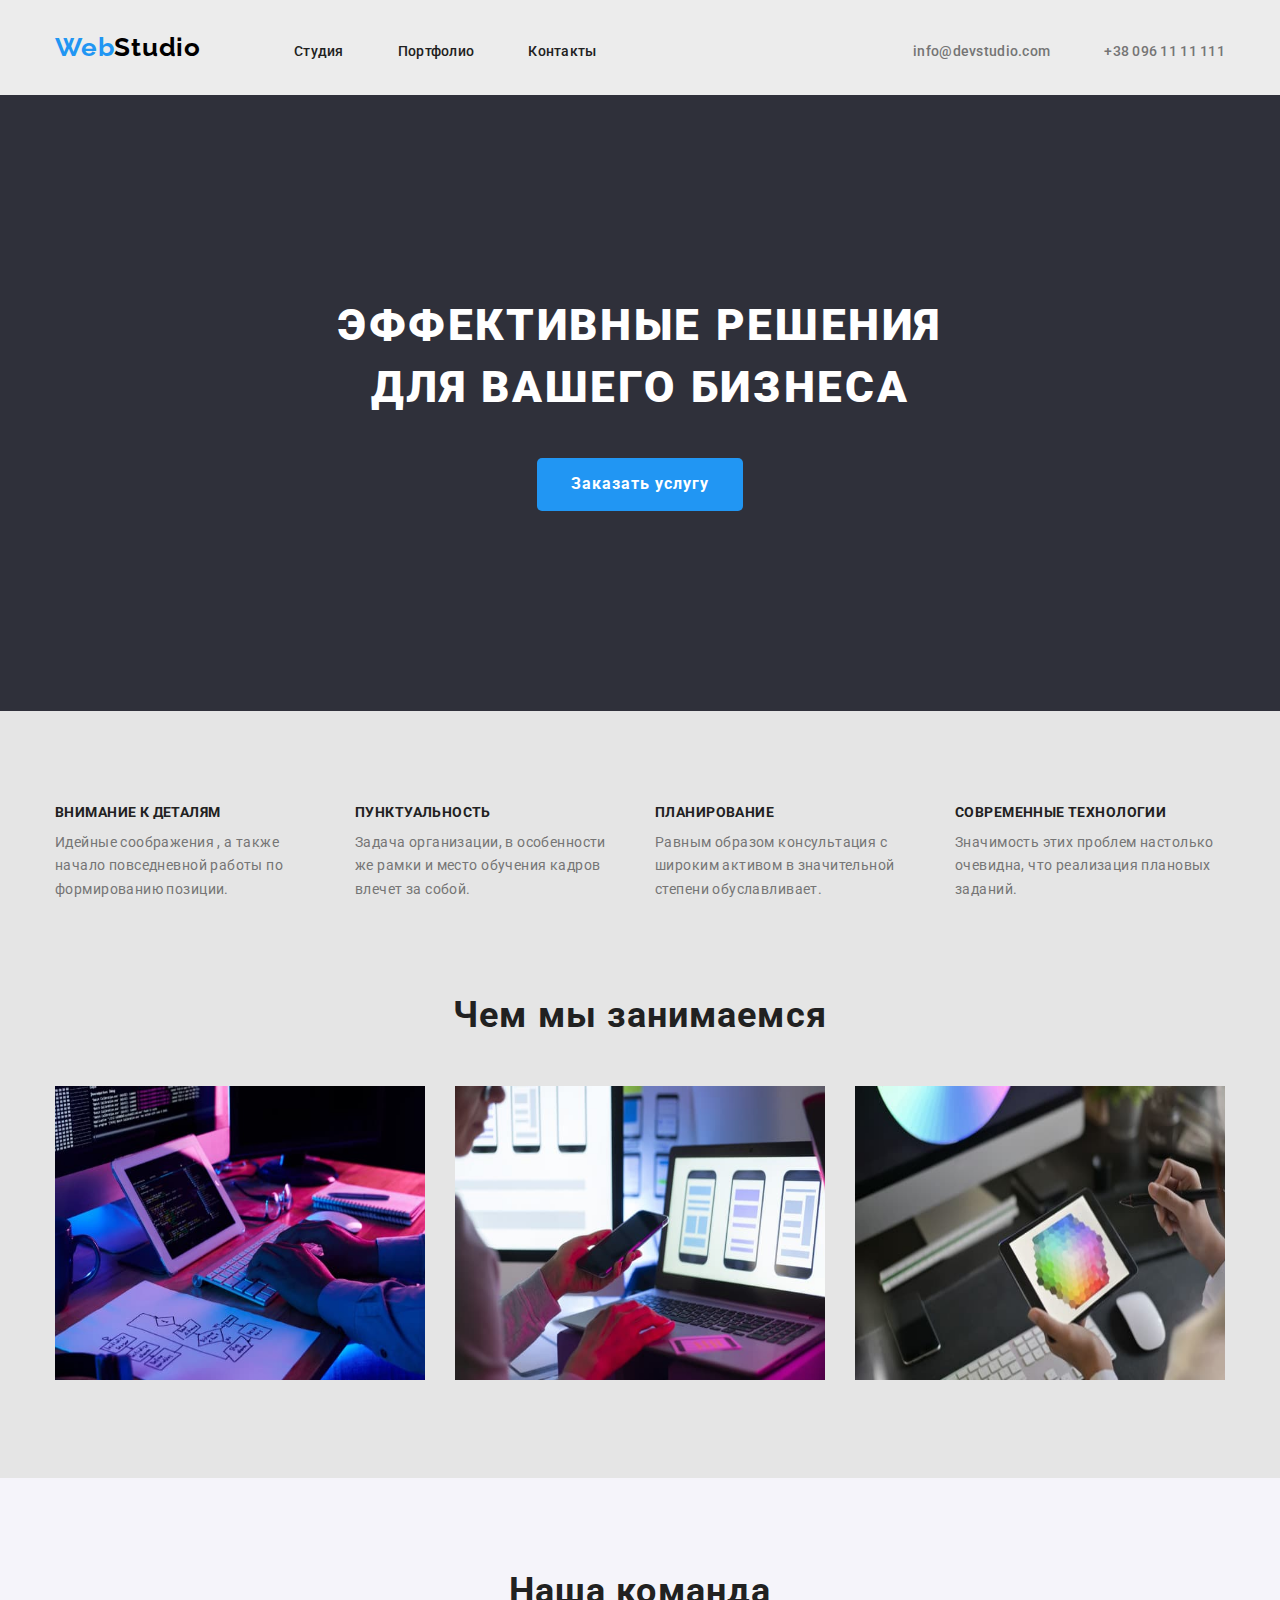
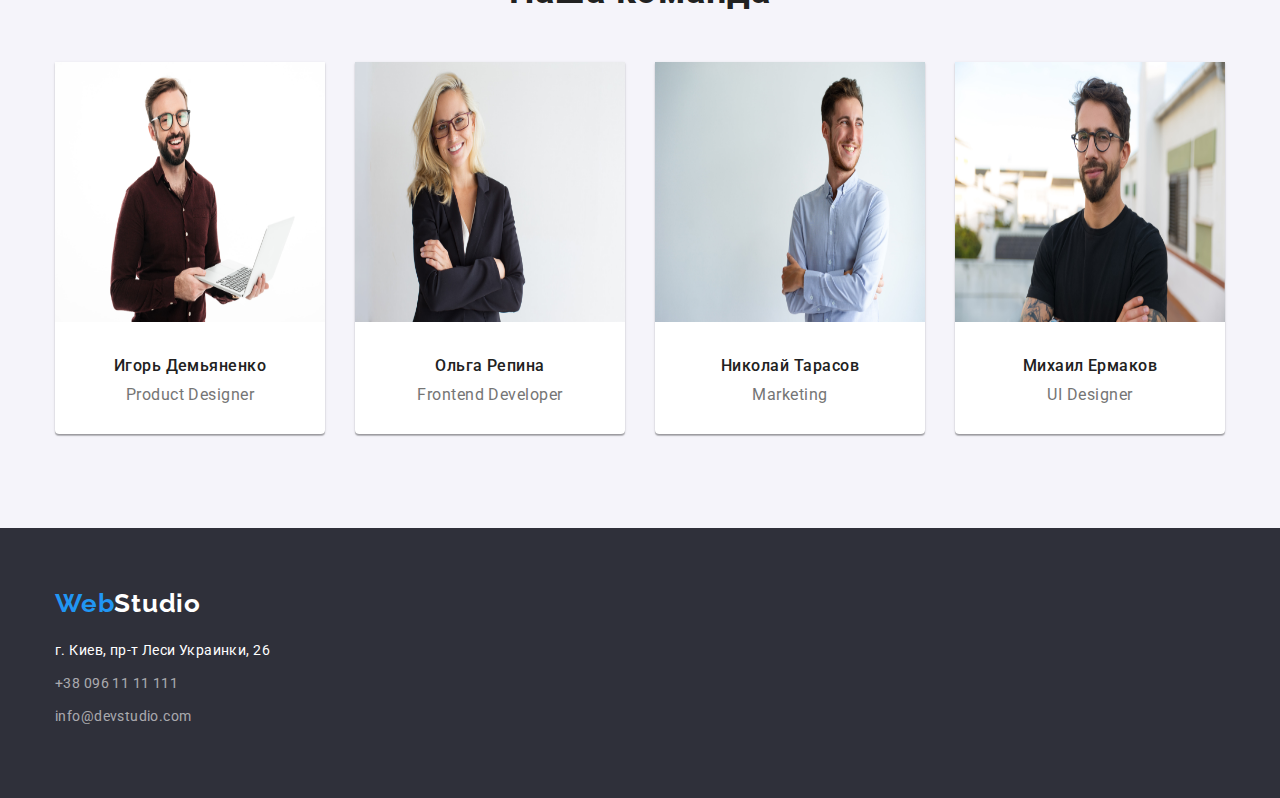
<file: index.html>
<!DOCTYPE html>
<head lang="ru">
<meta charset="UTF-8">
<meta http-equiv="X-UA-Compatible" content="IE=edge">
<meta name="viewport" content="width=device-width, initial-scale=1.0">
<title>WebStudio</title>
<link href="https://fonts.googleapis.com/css2?family=Raleway:wght@700&family=Roboto:wght@400;500;700;900&display=swap"
 rel="stylesheet">
 <link href="https://cdnjs.cloudflare.com/ajax/libs/modern-normalize/1.1.0/modern-normalize.min.css" rel="stylesheet">
<link href="css/styles.css" rel="stylesheet">
</head>
<body>
    <!--1 квадрат-->
    <header>
        <div class="container">
        <a href="index.html" class="header-part logo" lang="en"><span>Web</span>Studio</a>
        <nav class="header-part">
            <ul class="pages-list link">
                <li><a href="index.html" onclick="return false">Студия</a></li>
                <li><a href="portfolio.html" >Портфолио</a></li>
                <li><a href="/">Контакты</a></li>
            </ul>
        </nav>
        <div class="contacts header-part" >
        <a href="mailto:info@devstudio.com" class=" contact ">info@devstudio.com</a>
        <a href="tel:+380961111111" class=" contact">+38 096 11 11 111</a>
        </div>
    </div>
    </header>
    <!--2 квадрат-->
    <main>
    <section class="service section">
        <div class="container">
    <h1>Эффективные решения для вашего бизнеса</h1>
    <button type="button">Заказать услугу</button>
</div>
    </section >
    <!--3 квадрат 1-я часть-->
    <section class="box-1 section" >
        <div class="container">
        <h2 class="none"> Наши качества</h2>
        <ul>
            <li ><h3>Внимание к деталям</h3>
        <p>Идейные соображения
            , а также <br>начало повседневной работы по формированию
             позиции.</p></li>
             <li > <h3>Пунктуальность</h3>
        <p>
            Задача организации, 
            в особенности<br> же рамки и место обучения кадров<br> влечет
             за собой.
        </p></li>
        <li ><h3>Планирование</h3>
        <p>Равным образом консультация
            с <br> широким активом в значительной<br>  степени обуславливает.</p></li>
            <li ><h3>Современные технологии</h3>
        <p>Значимость этих проблем настолько <br> очевидна, 
            что реализация плановых<br>  заданий.</p></li>
        </ul>
    </div>
    </section>
    <section class="box-2">
    <div class="container">
    <h2>Чем мы занимаемся</h2>
    <ul >
    <li><img src="images/images-studio/eff34a388bbc6409758a002e5a58c3ca.jpg" alt="programer-working-his-desk-office" width="370" height="294"></li>
    <li><img src="images/images-studio/fe209b7db875477ca0f844823574082d.jpg" alt="web-ui-designers-are-developing-application-smartphones-team-creators-is-working-interface-mobile-phones"
    width="370px" height="294px"></li>
    <li><img src="images/images-studio/ff490664ba91f138b9f708e01d65306a.jpg" alt="creative-artist-web-design-with-working-colour-selection-graphic-tablet"
    width="370px" height="294px"></li>
    </div>
</ul>
</div>
    </section>
    <!--2-я часть-->
    <section class="team section">
        <div class="container">
    <h2>Наша команда</h2>
         <ul >
            <li><img src="images/images-studio/01b0562402f9066520924acac0be8dc7.jpg" alt="Фотография" width="270px" height="260px">
        <div class="box">
            <h3>Игорь Демьяненко</h3>
            <p>Product Designer</p></div></li>

            <li><img src="images/images-studio/8ed9ff0c05008e3e7ae5285b05efd211.jpg" alt="Фотография" width="270px" height="260px">
        <div class="box">
            <h3>Ольга Репина</h3>
            <p>Frontend Developer</p></div></li>

            <li> <img src="images/images-studio/c03fb848ed9dfc89543bbe97156c3661.jpg" alt="Фотография" width="270px" height="260px">
        <div class="box">
            <h3>Николай Тарасов</h3>
            <p>Marketing</p></div></li>
        
        <li><img src="images/images-studio/7ff905b2d5f56aa0d2b29aa48e997cd8.jpg"  alt="Фотография" width="270px" height="260px">
        <div class="box">
            <h3>Михаил Ермаков</h3>
            <p>UI Designer</p></div></li>
        
        </ul>
    </div>
</section>
</main>
<!--4 квадрат-->
    <footer>
        <div class="container">
        <a href="index.html" class="footer-logo" lang="en"><span>Web</span>Studio</a>
        <address>
            <ul>
            <li><a href="https://www.google.com/maps/place/%D0%B1%D1%83%D0%BB%D1%8C%D0%B2%D0%B0%D1%80+%D0%9B%D0%B5%D1%81%D1%96+%D0%A3%D0%BA%D1%80%D0%B0%D1%97%D0%BD%D0%BA%D0%B8,+26,+%D0%9A%D0%B8%D1%97%D0%B2,+02000/@50.4265807,30.5361971,17z/" 
            target="_blank"  rel="noopener noreferrer">г. Киев, пр-т Леси Украинки, 26</a> </li>
            <li><a href="tel:+380961111111" class="tel">+38 096 11 11 111</a></li>
            <li><a href="mailto:info@devstudio.com" class="mail">info@devstudio.com</a></li>
    </ul>
    </address>
</div>
    </footer>
</body>
</html>
</file>
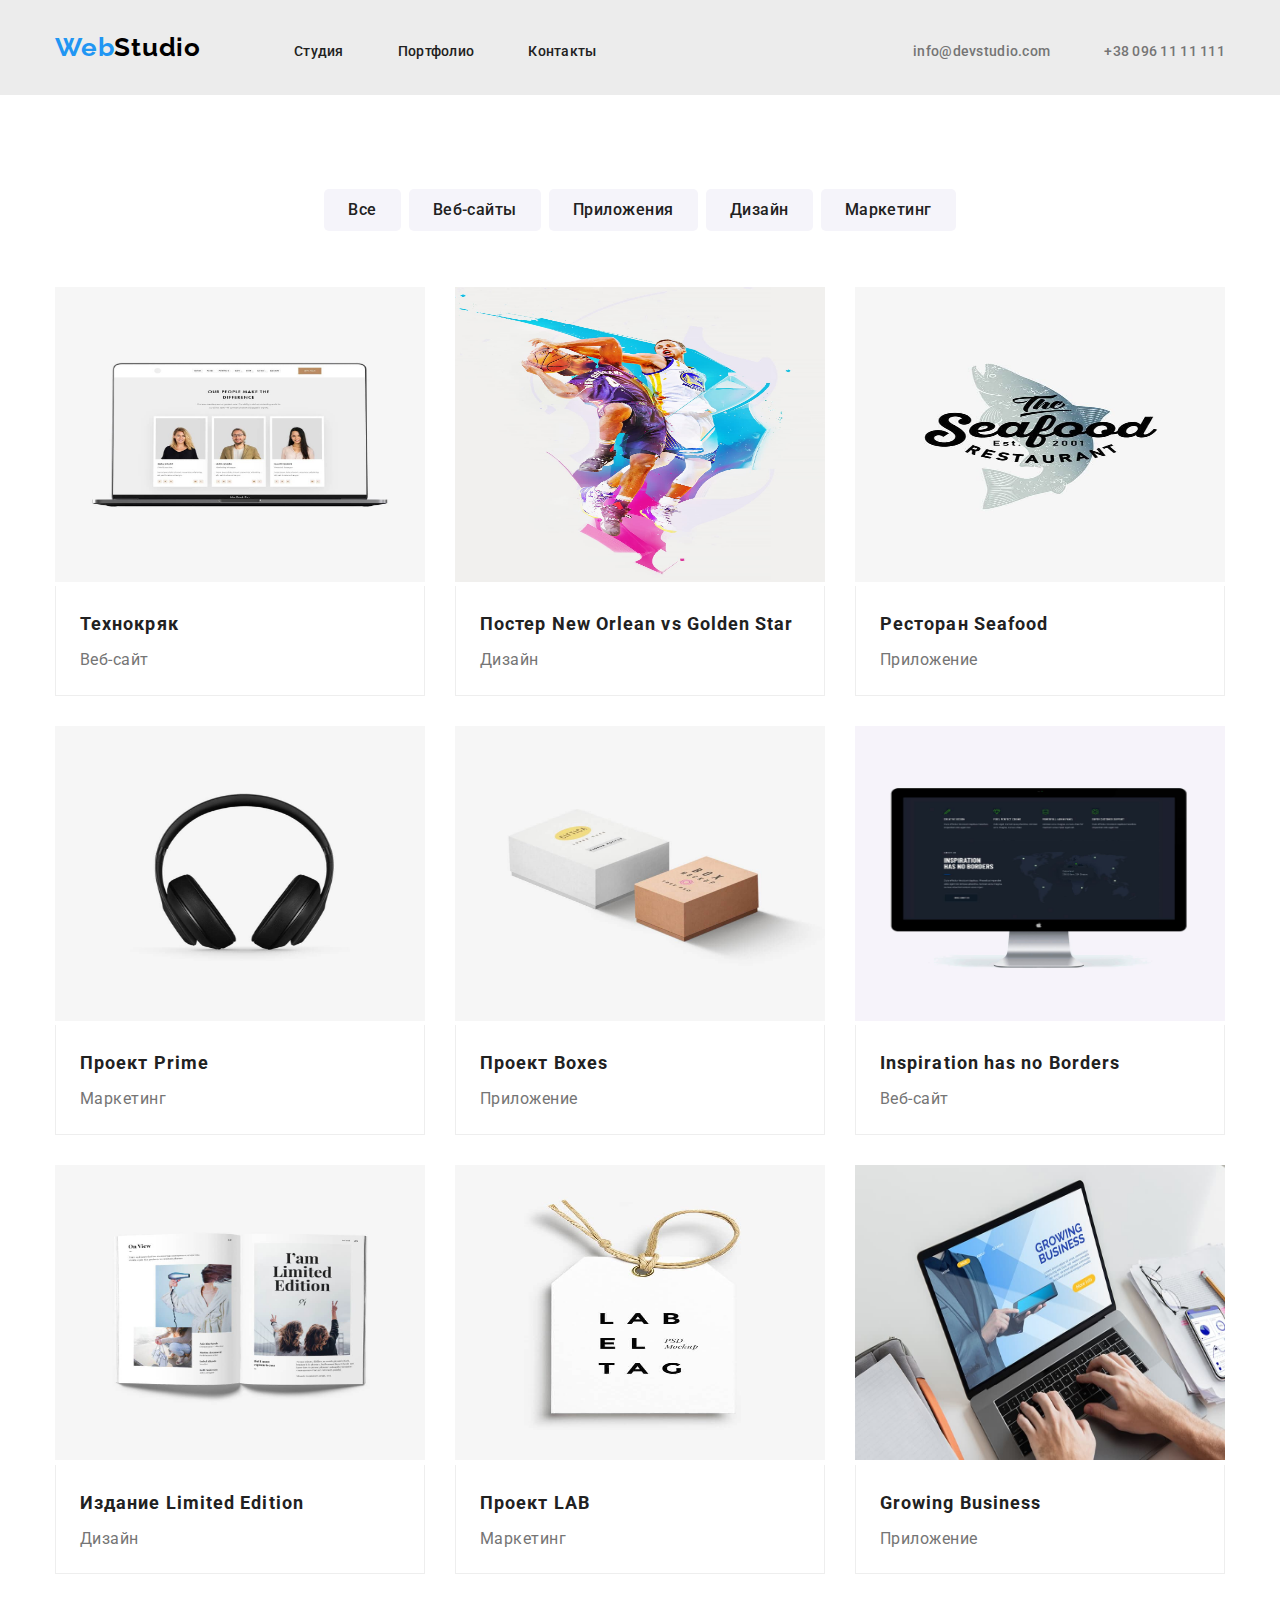
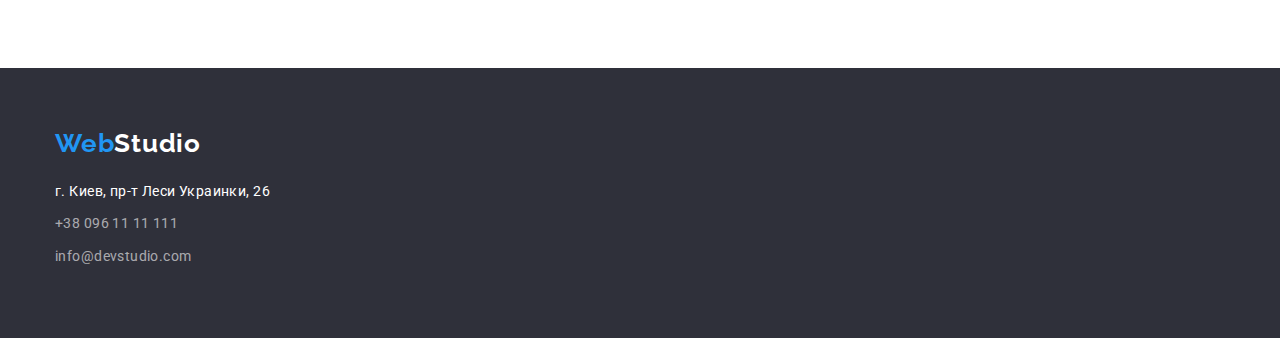
<file: portfolio.html>
<!DOCTYPE html>
<head lang="ru">
    <meta charset="UTF-8">
    <meta http-equiv="X-UA-Compatible" content="IE=edge">
    <meta name="viewport" content="width=device-width, initial-scale=1.0">
<title>WebStudio</title>
<link href="https://fonts.googleapis.com/css2?family=Raleway:wght@700&family=Roboto:wght@400;500;700;900&display=swap"
 rel="stylesheet">
 <link href="https://cdnjs.cloudflare.com/ajax/libs/modern-normalize/1.1.0/modern-normalize.min.css" rel="stylesheet">
 <link href="css/styles.css" rel="stylesheet">
</head>
<body>
    <header>
        <div class="container">
        <a href="index.html" class="logo header-part" lang="en"><span>Web</span>Studio</a>
        <nav class="header-part">
            <ul class="pages-list link">
                <li><a href="index.html">Студия</a></li>
                <li><a href="portfolio.html" onclick="return false">Портфолио</a></li>
                <li><a href="/">Контакты</a></li>
            </ul>
        </nav>
        <div class="contacts header-part">
        <a href="mailto:info@devstudio.com" class=" contact">info@devstudio.com</a>
        <a href="tel:+380961111111" class=" contact">+38 096 11 11 111</a>
        </div>
    </div>
    </header>
    <main>
        <section class="section">
            <h1 class="none">portfolio</h1>
            <div class="container">
            <!--button--->
            <ul class="catalog">
                <li ><button type="button" >Все</button></li>
                <li ><button type="button" >Веб-сайты</button></li>
                <li ><button type="button" >Приложения</button></li>
                <li ><button type="button" >Дизайн</button></li>
                <li ><button type="button" >Маркетинг</button></li>
            </ul>
 <!--imeges-list-->
            <ul class="catalog-list">
            <li class="images-portfolio">
                <img src="images/images-portfolio/ce3ece7da5d4fa1e76837a53a90fe6e4.jpg" alt="product" width="370px" height="295px">
                <div class="box">
                <h2>Технокряк</h2>
                <p>Веб-сайт</p>
               </div>
            </li>
            <li class="images-portfolio">
                <img src="images/images-portfolio/2af7c242b4ca1f507cebceb1a12a0d5e.jpg" alt="product" width="370px" height="295px">
                <div class="box"><h2>Постер New Orlean vs Golden Star</h2>
                <p>Дизайн</p></div>
            </li>
            <li class="images-portfolio">
                <img src="images/images-portfolio/1a433c208105e34dc9868a3bff6ab127.jpg" alt="product" width="370px" height="295px">
                <div class="box"><h2>Ресторан Seafood</h2>
                <p>Приложение</p></div>
            </li>
            <li class="images-portfolio">
                <img src="images/images-portfolio/ba4be2b1f0cfb199e4af12cdfc7deb53.jpg" alt="product" width="370px" height="295px">
                <div class="box"><h2>Проект Prime</h2>
                <p>Маркетинг</p></div>
            </li>
            <li class="images-portfolio">
                <img src="images/images-portfolio/096c3e96fbdfa1efd6ca17564f4b60ac.jpg" alt="product" width="370px" height="295px">
                <div class="box"><h2>Проект Boxes</h2>
                <p>Приложение</p></div>
            </li>
            <li class="images-portfolio">
                <img src="images/images-portfolio/35cc11f87c4be2640549c8b71a221417.jpg" alt="product" width="370px" height="295px">
                <div class="box"><h2 lang="en">Inspiration has no Borders</h2>
                <p>Веб-сайт</p></div>
            </li>
            <li class="images-portfolio">
                <img src="images/images-portfolio/9883873751631631df6d5595b83d684c.jpg" alt="product" width="370px" height="295px">
                <div class="box"><h2>Издание Limited Edition</h2>
                <p>Дизайн</p></div>
            </li>
            <li class="images-portfolio">
                <img src="images/images-portfolio/22b3731453c05728d01567341b63797c.jpg" alt="product" width="370px" height="295px">
                <div class="box"><h2>Проект LAB</h2>
                <p>Маркетинг</p></div>
            </li>
            <li class="images-portfolio">
                <img src="images/images-portfolio/dc8bd39cf3d9ed5df9520ffb8173dc62.jpg" alt="product" width="370px" height="295px">
                <div class="box"><h2 lang="en">Growing Business</h2>
                <p>Приложение</p>
            </li>
        </ul>
    </div>
    </section>
    </main>
    <footer>
        <div class="container">
        <a href="index.html" class="footer-logo" lang="en"><span>Web</span>Studio</a>
        <address>
            <ul >
            <li><a href="https://www.google.com/maps/place/%D0%B1%D1%83%D0%BB%D1%8C%D0%B2%D0%B0%D1%80+%D0%9B%D0%B5%D1%81%D1%96+%D0%A3%D0%BA%D1%80%D0%B0%D1%97%D0%BD%D0%BA%D0%B8,+26,+%D0%9A%D0%B8%D1%97%D0%B2,+02000/@50.4265807,30.5361971,17z/" 
            target="_blank"  rel="noopener noreferrer">г. Киев, пр-т Леси Украинки, 26</a> </li>
            <li><a href="tel:+380961111111" class="tel">+38 096 11 11 111</a></li>
            <li><a href="mailto:info@devstudio.com" class="mail" >info@devstudio.com</a></li>
    </ul>
    </address>
</div>
    </footer>
</body>
</html>
</file>
<file: css/styles.css>
body{
    font-family:'Roboto',sans-serif;
    color: #212121;
}
.none{
    display: none;
}
.container{
    width: 1200px;
    margin-left: auto;
    margin-right: auto;
    padding-right: 15px;
    padding-left: 15px;
}
.section{
    padding: 94px 0px;
}
ul,h1,h2,h3,h4,h5,h6,p,a,div,img{
    margin: 0;
    padding: 0;
}
/*header styles*/
header{
    background:#ECECEC;
    border-bottom:1px #ECECEC;
    padding: 32px 0;
}
.logo{
    font-family:'Raleway';
    font-weight: 700;
    font-size: 26px;
    line-height: 1.2;
    letter-spacing: 0.03em;
    color: #000;
    margin-right: 93px;
}
header .container{
    display: flex;
    align-items: baseline;
}
.header-part{
    display: inline-block;
    text-decoration: none;
}
.pages-list li{
display: inline-block;
margin-right: 50px;
}
.pages-list a{
text-decoration: none;
font-weight: 500;
font-size: 14px;
line-height: 1.1;
letter-spacing: 0.02em;
color: #212121;
}
span{
    color: #2196F3;
}
.link :focus,
.link :hover{
    color: #2196F3;
}
.contacts{
    margin-left: auto;
}
.container .contact{
font-weight: 500;
font-size: 14px;
line-height: 1.1px;
letter-spacing: 0.02em;
color: #757575;
text-decoration: none;
}
.contact:hover,
.contact:focus{
    color: #2196F3;
}
header a[href^="mailto"]{
    margin-right: 50px;
}
/*main studio*/
.service{
background-color:#2F303A;
padding: 200px 0px;
}
.service h1{
font-weight: 900;
font-size: 44px;
line-height: 1.4;
text-align: center;
letter-spacing: 0.06em;
text-transform: uppercase;
color: #FFFFFF;
width: 696px;
margin-right: auto;
margin-left: auto;
}
.service button{
font-family:'Roboto';
border-radius: 5px;
border-color: transparent;
background-color: #2196F3;
color:#fff;
font-weight: 700;
font-size: 16px;
line-height: 1.8;
margin-left: auto;
margin-right: auto;
text-align: center;
display: flex;
justify-content: center;
letter-spacing: 0.06em;
cursor: pointer;
padding: 10px 32px;
margin-top: 40px;
}
.service button:focus,
.service button:hover{
    background-color: #F5F4FA;
}
.box{
    padding: 30px 0px;
}
.box-1{
    background-color:#E5E5E5;
}
.box-1{
    padding-inline-start: 0px;
    list-style-type: none;
}
.box-1 ul{
    display: flex;
    justify-content: space-between;
    list-style-type: none;
}
.box-1 h3{
    font-weight: 700;
    font-size: 14px;
    line-height: 1.1;
    letter-spacing: 0.03em;
    text-transform: uppercase;
    color: #212121;
    margin-bottom:10px ;
}
.box-1 p{
font-size: 14px;
line-height: 1.7;
letter-spacing: 0.03em;
color: #757575;

}
.box-1 li{
    width: 270px;
}
.box-2{
background-color: #E5E5E5;
padding-bottom: 94px;
}
.box-2 h2{
font-weight: 700;
font-size: 36px;
line-height: 1.1;
text-align: center;
letter-spacing: 0.03em;
color: #212121;
margin-bottom: 50px;
}
.box-2 ul{
    padding-inline-start: 0px;
    list-style-type: none;
    display: flex;
    justify-content: space-between;
}
.box-2 li{
    display: inline-block;
}
.team{
    background-color: #F5F4FA;
}
.team h2{
font-weight: 700;
font-size: 36px;
line-height: 1.1;
text-align: center;
letter-spacing: 0.03em;
color: #212121;
margin-bottom: 50px;
}
.team li{
display:inline-block;
background: #FFFFFF;
box-shadow: 0px 1px 3px rgba(0, 0, 0, 0.12), 0px 1px 1px rgba(0, 0, 0, 0.14), 0px 2px 1px rgba(0, 0, 0, 0.2);
border-radius: 0px 0px 4px 4px;
}
.team ul{
    list-style-type: none;
    padding-inline-start:0px;
    display: flex;
    justify-content: space-between;
}
.team h3{
    font-weight: 500;
    font-size: 16px;
    line-height: 1.2;
    text-align: center;
    letter-spacing: 0.03em;
    margin-bottom: 10px;
}
.team p{
    font-weight: 400;
    font-size: 16px;
    line-height: 1.2;
    text-align: center;
    letter-spacing: 0.03em;
    color: #757575;
}
.catalog-list .box{
    padding: 20px 24px;
    box-sizing: border-box;
    width: 370px;
    border-left: 1px solid #EEEEEE;
    border-right: 1px solid #EEEEEE;
    border-bottom: 1px solid #EEEEEE;
}
/*main partfolio*/
.catalog li{
    display: inline-block;
    margin-left: 4px;
    margin-right: 4px;
}
.catalog button{
font-weight: 500;
font-size: 16px;
line-height: 1.6;
text-align: center;
letter-spacing: 0.03em;
color: #212121;
border-radius: 5px;
border-color: transparent;
background-color: #F5F4FA;
cursor: pointer;
font-family:'Roboto';
padding: 6px 22px;
}
.catalog button:hover,
.catalog button:focus{
    background-color: #2196F3;
    color: #fff;
}
.catalog{
    padding-inline-start: 0px;
    list-style-type: none;
    display: flex;
    justify-content: center;
    margin-bottom: 56px;
}
.catalog-list li{
    display: inline-block;
}
.catalog-list{
    display: flex;
    flex-wrap: wrap;
    gap: 30px;
}
.catalog-list h2{
font-weight: 700;
font-size: 18px;
line-height: 2;
letter-spacing: 0.06em;
color: #212121;
margin-bottom: 4px;
}
.catalog-list p{
font-size: 16px;
line-height: 1.8;
letter-spacing: 0.03em;
color: #757575;
}
.catalog-list{
padding-inline-start: 0px;
list-style-type: none;
}
/*footer styles*/
footer{
background-color:#2F303A;
padding: 60px 0px;
}
footer address{
    font-style: normal;
}
.footer-logo{
font-family:'Raleway';
display: inline-block;
font-weight: 700;
font-size: 26px;
line-height: 1.2;
letter-spacing: 0.03em;
color: #fff;
text-decoration: none;
margin-bottom: 20px;
}
address ul{
    list-style-type: none;
    padding-inline-start: 0px;
}
address li{
    margin-bottom: 9px;
}
a[target]{
    font-size: 14px;
    line-height: 1.7; 
    letter-spacing: 0.03em; 
    color: #FFFFFF;
    text-decoration: none;
}
.mail{
font-size: 14px;
line-height: 1.7;
letter-spacing: 0.03em;
color: rgba(255, 255, 255, 0.6);
text-decoration: none;
}
a[target]:hover,
a[target]:focus{
color: #2196F3;
}
.tel{
font-size: 14px;
line-height: 1.7;
letter-spacing: 0.03em;
color: rgba(255, 255, 255, 0.6);
text-decoration: none;
}
.tel:hover,
.tel:focus{
    color: #2196F3;
}
.mail:hover,
.mail:focus{
    color: #2196F3;
}
</file>
